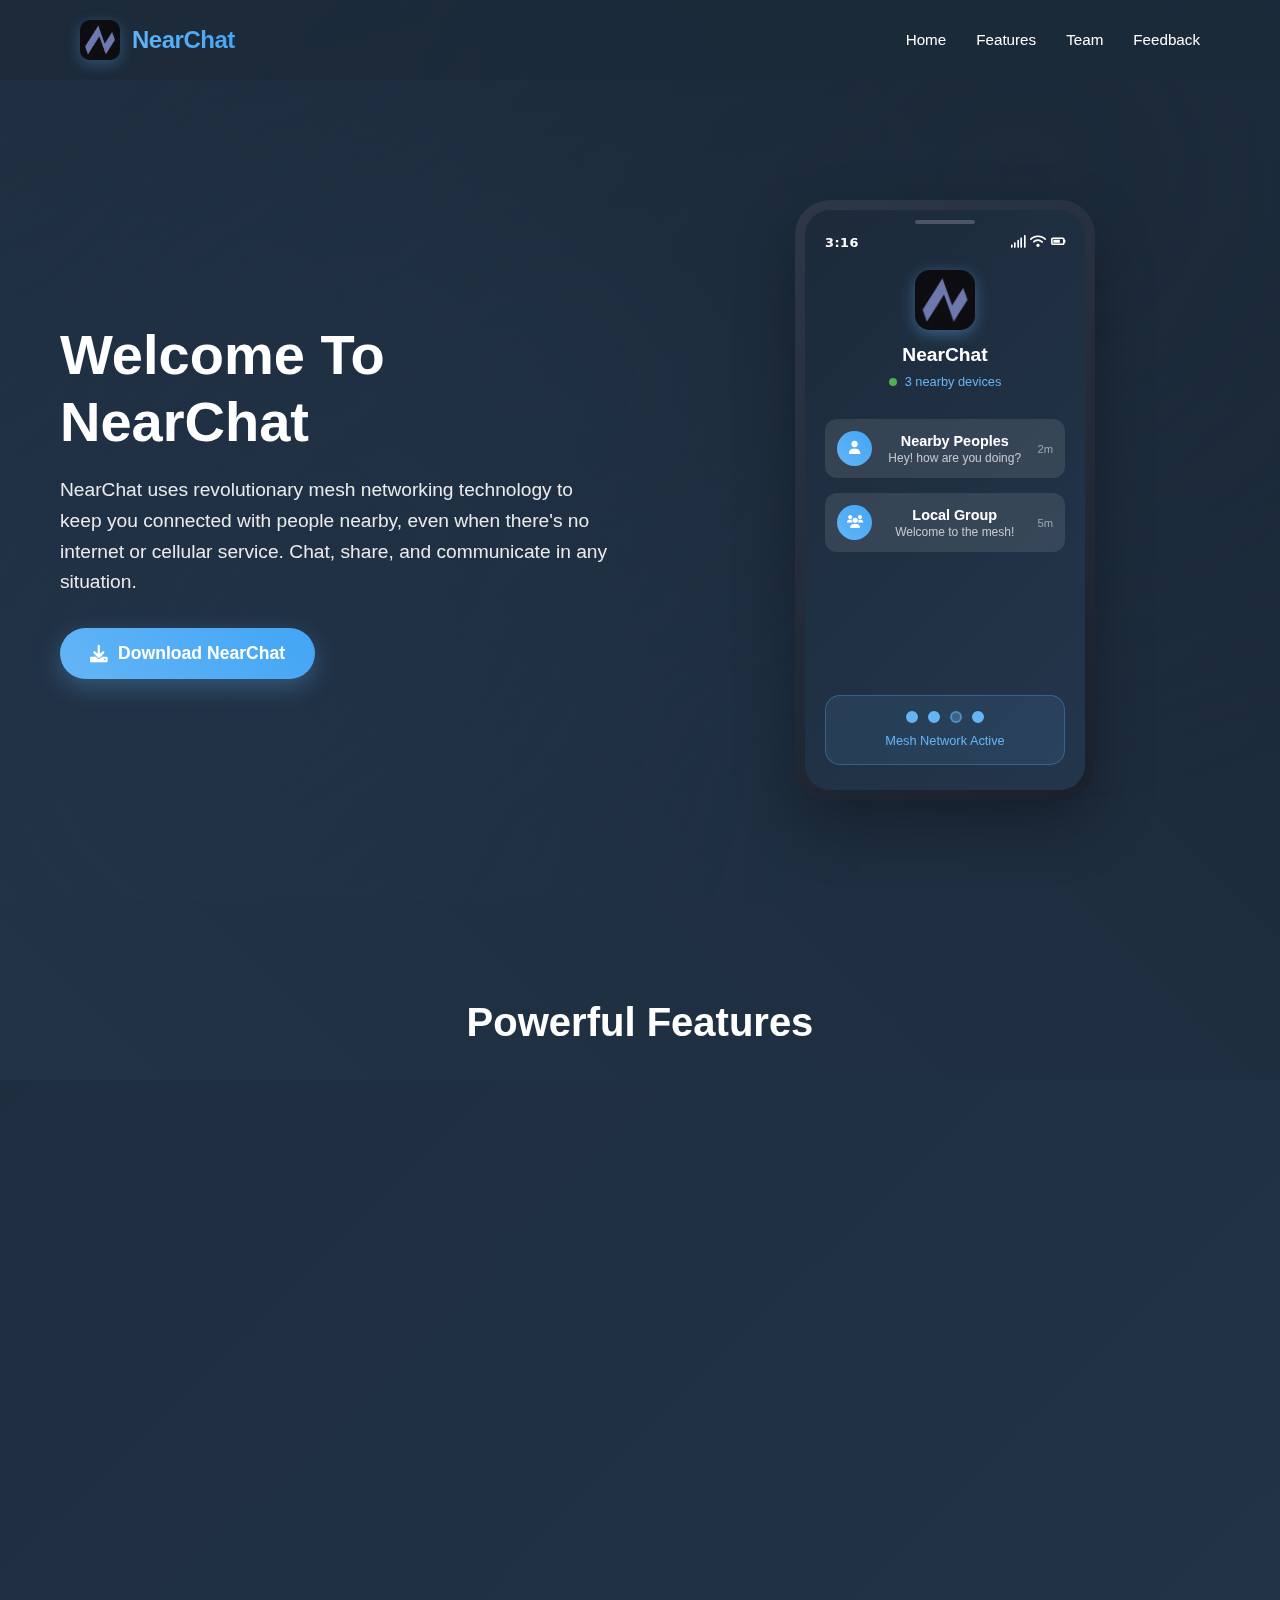
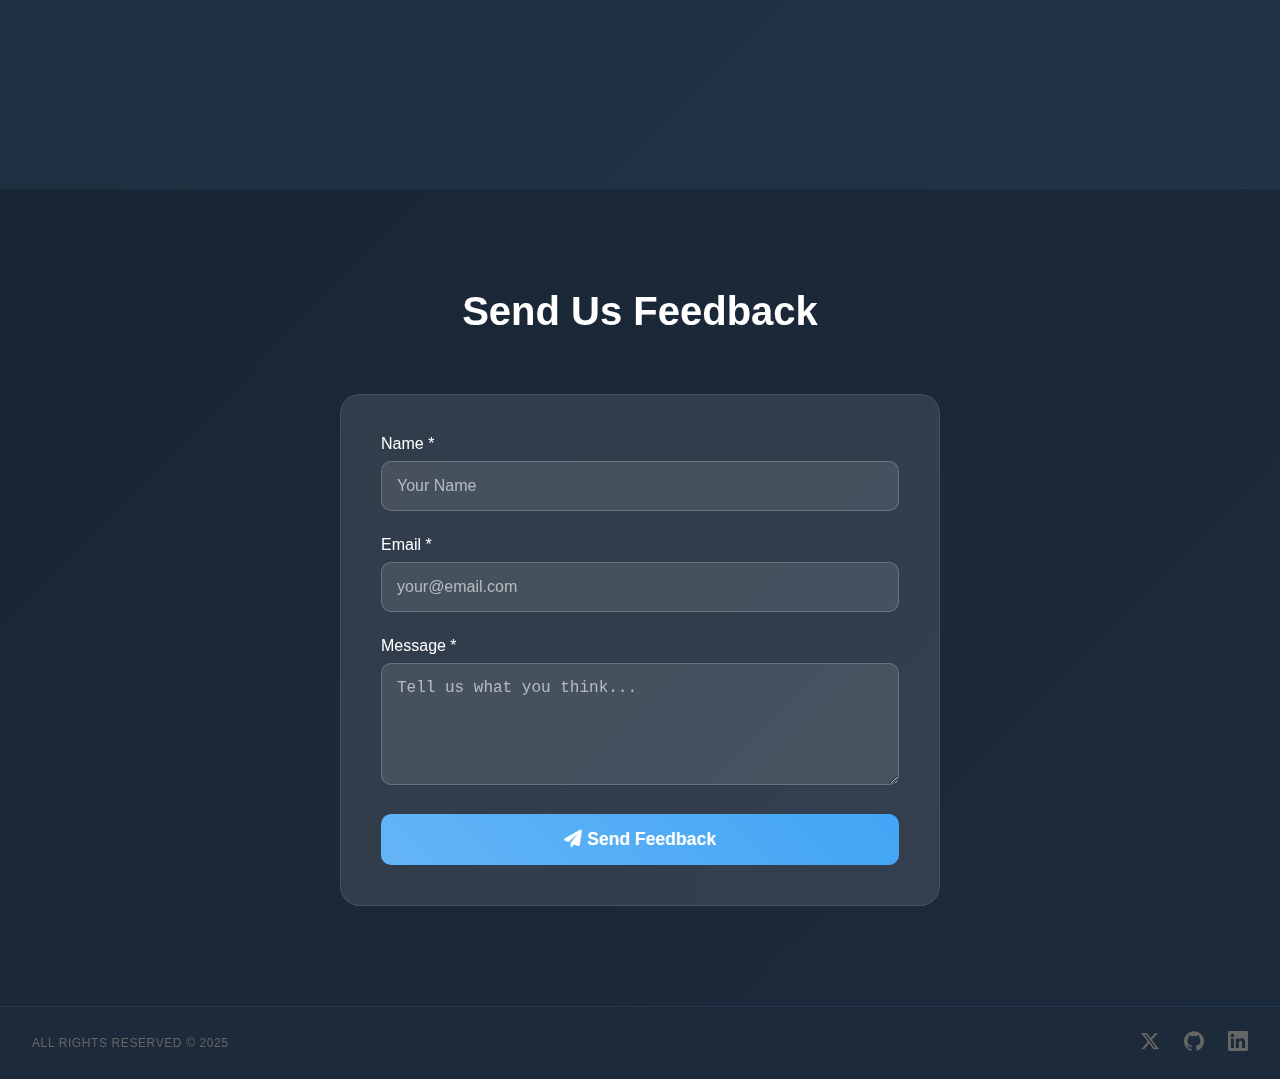
<file: index.html>
<!DOCTYPE html>
<html lang="en">
  <head>
    <meta charset="UTF-8" />
    <meta name="viewport" content="width=device-width, initial-scale=1.0" />
    <title>NearChat - Connect Without Internet</title>
    <link
      href="https://cdnjs.cloudflare.com/ajax/libs/font-awesome/6.0.0/css/all.min.css"
      rel="stylesheet"
    />
    <link rel="stylesheet" href="main.css" />
    <link rel="icon" type="image/png" href="app.png" />
  </head>
  <body>
    <!-- Floating Particles -->
    <div class="particles" id="particles"></div>

    <!-- Header -->
    <header>
      <div class="container">
        <div class="header-content">
          <div class="logo">
            <img src="image/app.png" alt="NearChat Logo" class="logo-img" />
            <h1>NearChat</h1>
          </div>
          <div class="hamburger" onclick="toggleMobileMenu()">
            <span></span>
            <span></span>
            <span></span>
          </div>
          <nav>
            <ul>
              <li><a href="#home">Home</a></li>
              <li><a href="#features">Features</a></li>
              <li><a href="team.html">Team</a></li>
              <li><a href="#feedback">Feedback</a></li>
            </ul>
          </nav>
        </div>
      </div>
    </header>

    <!-- Mobile Menu -->
    <div class="mobile-menu" id="mobile-menu">
      <div class="container">
        <ul>
          <li><a href="#home" onclick="closeMobileMenu()">Home</a></li>
          <li><a href="#features" onclick="closeMobileMenu()">Features</a></li>
          <li><a href="team.html" onclick="closeMobileMenu()">Team</a></li>
          <li><a href="#feedback" onclick="closeMobileMenu()">Feedback</a></li>
        </ul>
      </div>
    </div>

    <!-- Hero Section -->
    <section id="home" class="hero">
      <div class="container">
        <div class="hero-content">
          <div class="hero-text">
            <h2>Welcome To NearChat</h2>
            <p>
              NearChat uses revolutionary mesh networking technology to keep you
              connected with people nearby, even when there's no internet or
              cellular service. Chat, share, and communicate in any situation.
            </p>
            <a
              href="https://github.com/nearchatapk/nearchatapk.github.io/releases/download/1.0.0/Nearchat.apk"
              class="download-btn"
              onclick="downloadApp()"
            >
              <i class="fas fa-download"></i>
              Download NearChat
            </a>
          </div>
          <div class="hero-visual">
            <div class="phone-mockup">
              <div class="phone-screen">
                <div class="app-interface">
                  <div class="status-bar">
                    <span class="time">9:41</span>
                    <div class="status-icons">
                      <i class="fas fa-signal"></i>
                      <i class="fas fa-wifi"></i>
                      <i class="fas fa-battery-three-quarters"></i>
                    </div>
                  </div>
                  <div class="app-header">
                    <img src="image/app.png" alt="NearChat" class="app-logo" />
                    <h3>NearChat</h3>
                    <div class="connection-status">
                      <div class="status-dot"></div>
                      <span>3 nearby devices</span>
                    </div>
                  </div>
                  <div class="chat-preview">
                    <div class="chat-item">
                      <div class="chat-avatar">
                        <i class="fas fa-user"></i>
                      </div>
                      <div class="chat-info">
                        <div class="chat-name">Nearby Peoples</div>
                        <div class="chat-message">Hey! how are you doing?</div>
                      </div>
                      <div class="chat-time">2m</div>
                    </div>
                    <div class="chat-item">
                      <div class="chat-avatar">
                        <i class="fas fa-users"></i>
                      </div>
                      <div class="chat-info">
                        <div class="chat-name">Local Group</div>
                        <div class="chat-message">Welcome to the mesh!</div>
                      </div>
                      <div class="chat-time">5m</div>
                    </div>
                  </div>
                  <div class="mesh-indicator">
                    <div class="mesh-nodes">
                      <div class="node active"></div>
                      <div class="node active"></div>
                      <div class="node"></div>
                      <div class="node active"></div>
                    </div>
                    <span class="mesh-text">Mesh Network Active</span>
                  </div>
                </div>
              </div>
            </div>
          </div>
        </div>
      </div>
    </section>

    <!-- Features Section -->
    <section id="features" class="features">
      <div class="container">
        <h2 class="section-title">Powerful Features</h2>
        <div class="features-grid">
          <div class="feature-card">
            <div class="feature-icon">
              <i class="fas fa-wifi"></i>
            </div>
            <h3>Mesh Networking</h3>
            <p>
              Create a network with nearby devices without internet or cellular
              connection. Messages hop through multiple devices to reach their
              destination.
            </p>
          </div>
          <div class="feature-card">
            <div class="feature-icon">
              <i class="fas fa-shield-alt"></i>
            </div>
            <h3>End-to-End Encrypted</h3>
            <p>
              Your messages are secured with military-grade encryption, ensuring
              privacy and security in all communications.
            </p>
          </div>
          <div class="feature-card">
            <div class="feature-icon">
              <i class="fas fa-users"></i>
            </div>
            <h3>Group Conversations</h3>
            <p>
              Create group chats with people in your mesh network. Perfect for
              events, emergencies, or just staying connected.
            </p>
          </div>
          <div class="feature-card">
            <div class="feature-icon">
              <i class="fas fa-paper-plane"></i>
            </div>
            <h3>Instant Delivery</h3>
            <p>
              Messages are delivered instantly through the mesh network, with
              smart routing to find the best path to recipients.
            </p>
          </div>
          <div class="feature-card">
            <div class="feature-icon">
              <i class="fas fa-battery-full"></i>
            </div>
            <h3>Battery Optimized</h3>
            <p>
              Designed to minimize battery usage while maintaining strong
              connections with nearby devices.
            </p>
          </div>
          <div class="feature-card">
            <div class="feature-icon">
              <i class="fas fa-globe"></i>
            </div>
            <h3>Works Anywhere</h3>
            <p>
              Perfect for remote areas, natural disasters, large events, or
              anywhere traditional networks fail.
            </p>
          </div>
        </div>
      </div>
    </section>

    <!-- Feedback Section -->
    <section id="feedback" class="feedback">
      <div class="container">
        <h2 class="section-title">Send Us Feedback</h2>
        <form class="feedback-form" onsubmit="submitFeedback(event)">
          <div class="form-group">
            <label for="name">Name *</label>
            <input
              type="text"
              id="name"
              name="name"
              placeholder="Your Name"
              required
            />
          </div>
          <div class="form-group">
            <label for="email">Email *</label>
            <input
              type="email"
              id="email"
              name="email"
              placeholder="your@email.com"
              required
            />
          </div>
          <div class="form-group">
            <label for="message">Message *</label>
            <textarea
              id="message"
              name="message"
              rows="5"
              placeholder="Tell us what you think..."
              required
            ></textarea>
          </div>
          <button type="submit" class="submit-btn">
            <i class="fas fa-paper-plane"></i>
            Send Feedback
          </button>
        </form>
      </div>
    </section>

    <!-- Footer -->
    <footer>
      <div class="footer-text">ALL RIGHTS RESERVED © 2025</div>
      <div class="footer-icons">
        <a href="#" aria-label="X (Twitter)">
          <svg viewBox="0 0 24 24" xmlns="http://www.w3.org/2000/svg">
            <path
              d="M18.244 2.25h3.308l-7.227 8.26 8.502 11.24H16.17l-5.214-6.817L4.99 21.75H1.68l7.73-8.835L1.254 2.25H8.08l4.713 6.231zm-1.161 17.52h1.833L7.084 4.126H5.117z"
            />
          </svg>
        </a>
        <a href="#" aria-label="GitHub">
          <svg viewBox="0 0 24 24" xmlns="http://www.w3.org/2000/svg">
            <path
              d="M12 .297c-6.63 0-12 5.373-12 12 0 5.303 3.438 9.8 8.205 11.385.6.113.82-.258.82-.577 0-.285-.01-1.04-.015-2.04-3.338.724-4.042-1.61-4.042-1.61C4.422 18.07 3.633 17.7 3.633 17.7c-1.087-.744.084-.729.084-.729 1.205.084 1.838 1.236 1.838 1.236 1.07 1.835 2.809 1.305 3.495.998.108-.776.417-1.305.76-1.605-2.665-.3-5.466-1.332-5.466-5.93 0-1.31.465-2.38 1.235-3.22-.135-.303-.54-1.523.105-3.176 0 0 1.005-.322 3.3 1.23.96-.267 1.98-.399 3-.405 1.02.006 2.04.138 3 .405 2.28-1.552 3.285-1.23 3.285-1.23.645 1.653.24 2.873.12 3.176.765.84 1.23 1.91 1.23 3.22 0 4.61-2.805 5.625-5.475 5.92.42.36.81 1.096.81 2.22 0 1.606-.015 2.896-.015 3.286 0 .315.21.69.825.57C20.565 22.092 24 17.592 24 12.297c0-6.627-5.373-12-12-12"
            />
          </svg>
        </a>

        <a href="#" aria-label="LinkedIn">
          <svg viewBox="0 0 24 24" xmlns="http://www.w3.org/2000/svg">
            <path
              d="M20.447 20.452h-3.554v-5.569c0-1.328-.027-3.037-1.852-3.037-1.853 0-2.136 1.445-2.136 2.939v5.667H9.351V9h3.414v1.561h.046c.477-.9 1.637-1.85 3.37-1.85 3.601 0 4.267 2.37 4.267 5.455v6.286zM5.337 7.433c-1.144 0-2.063-.926-2.063-2.065 0-1.138.92-2.063 2.063-2.063 1.14 0 2.064.925 2.064 2.063 0 1.139-.925 2.065-2.064 2.065zm1.782 13.019H3.555V9h3.564v11.452zM22.225 0H1.771C.792 0 0 .774 0 1.729v20.542C0 23.227.792 24 1.771 24h20.451C23.2 24 24 23.227 24 22.271V1.729C24 .774 23.2 0 22.222 0h.003z"
            />
          </svg>
        </a>
      </div>
    </footer>

    <!-- Modal -->
    <div id="modal" class="modal">
      <div class="modal-content">
        <h3 id="modal-title">Thank You!</h3>
        <p id="modal-message">Your feedback has been sent successfully.</p>
        <button class="modal-close" onclick="closeModal()">Close</button>
      </div>
    </div>

    <script src="main.js"></script>
  </body>
</html>
</file>
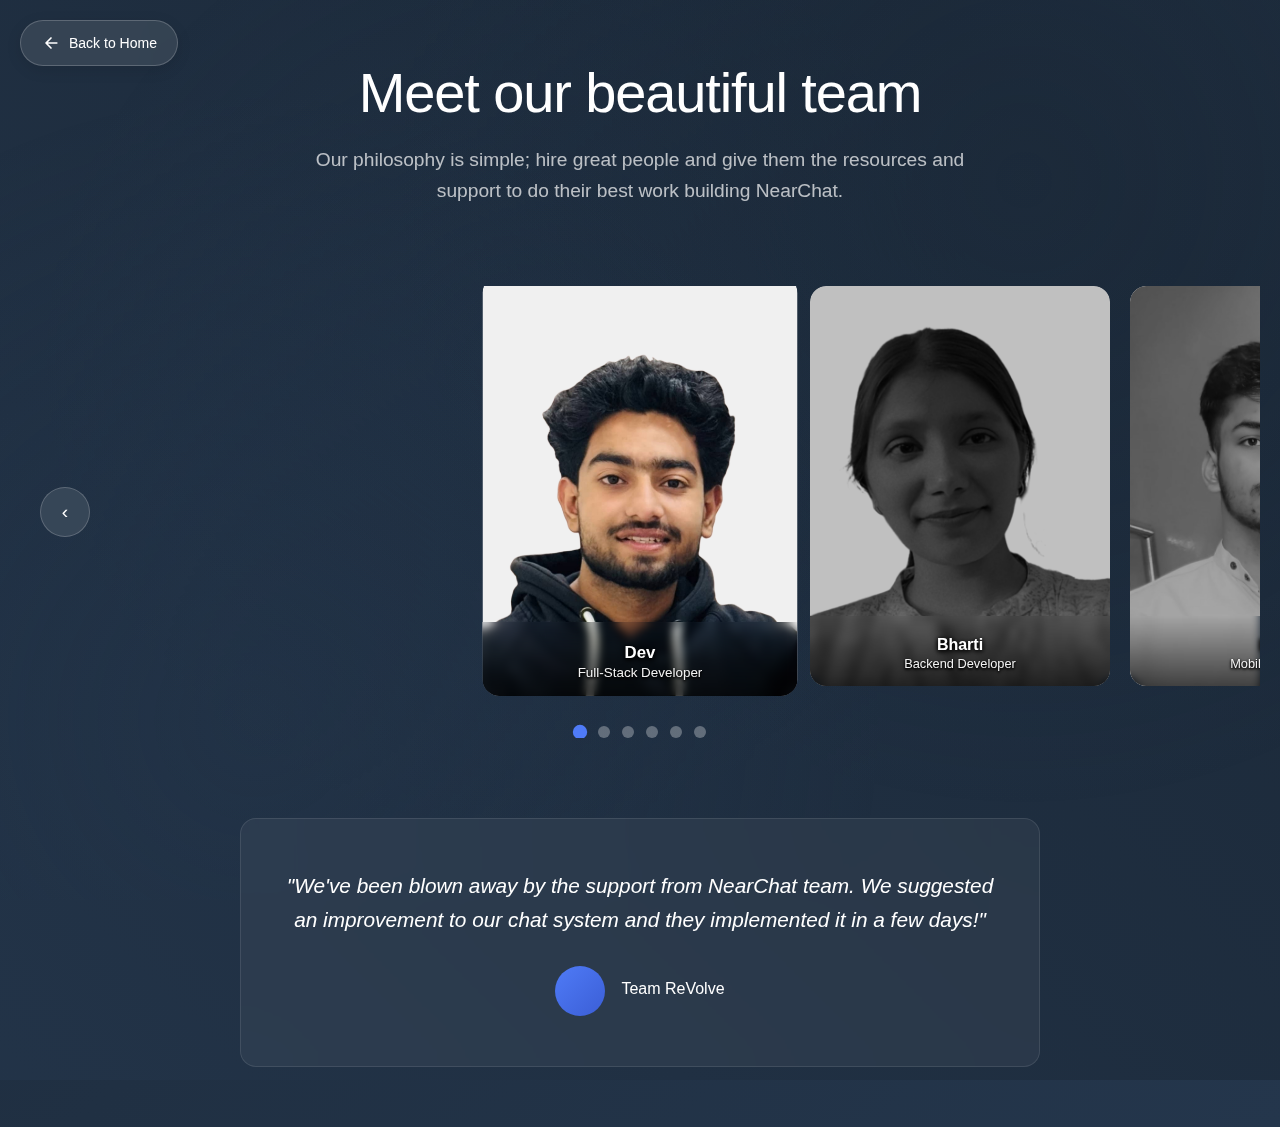
<file: team.html>
<!DOCTYPE html>
<html lang="en">
  <head>
    <meta charset="UTF-8" />
    <meta name="viewport" content="width=device-width, initial-scale=1.0" />
    <title>Meet Our Team - NearChat</title>
    <link rel="stylesheet" href="team.css" />
  </head>
  <body>
    <!-- Back Button -->
    <div class="back-button-container">
      <button class="back-button" onclick="goHome()">
        <svg
          width="20"
          height="20"
          viewBox="0 0 24 24"
          fill="none"
          stroke="currentColor"
          stroke-width="2"
          stroke-linecap="round"
          stroke-linejoin="round"
        >
          <path d="M19 12H6m0 0l6 6m-6-6l6-6" />
        </svg>
        <span>Back to Home</span>
      </button>
    </div>

    <div class="container">
      <div class="header">
        <h1>Meet our beautiful team</h1>
        <p>
          Our philosophy is simple; hire great people and give them the
          resources and support to do their best work building NearChat.
        </p>
      </div>

      <div class="team-carousel-container">
        <button class="carousel-nav prev" onclick="prevSlide()">‹</button>
        <button class="carousel-nav next" onclick="nextSlide()">›</button>

        <div class="team-carousel" id="teamCarousel">
          <div class="team-slide active">
            <div class="team-member">
              <div class="member-photo">
                <img
                  src="image/dev.png"
                  alt="Dev"
                  onerror="this.style.display='none'; this.nextElementSibling.style.display='flex';"
                />
                <div class="photo-placeholder dev" style="display: none">D</div>
              </div>
              <div class="member-overlay">
                <h3 class="member-name">Dev</h3>
                <p class="member-role">Full-Stack Developer</p>
              </div>
            </div>
          </div>

          <div class="team-slide">
            <div class="team-member">
              <div class="member-photo">
                <img
                  src="image/bharti.png"
                  alt="Bharti"
                  onerror="this.style.display='none'; this.nextElementSibling.style.display='flex';"
                />
                <div class="photo-placeholder bharti" style="display: none">
                  B
                </div>
              </div>
              <div class="member-overlay">
                <h3 class="member-name">Bharti</h3>
                <p class="member-role">Backend Developer</p>
              </div>
            </div>
          </div>

          <div class="team-slide">
            <div class="team-member">
              <div class="member-photo">
                <img
                  src="image/ishan.png"
                  alt="Ishan"
                  onerror="this.style.display='none'; this.nextElementSibling.style.display='flex';"
                />
                <div class="photo-placeholder ishan" style="display: none">
                  I
                </div>
              </div>
              <div class="member-overlay">
                <h3 class="member-name">Ishan</h3>
                <p class="member-role">Mobile Developer</p>
              </div>
            </div>
          </div>

          <div class="team-slide">
            <div class="team-member">
              <div class="member-photo">
                <img
                  src="image/ishika.png"
                  alt="Ishika"
                  onerror="this.style.display='none'; this.nextElementSibling.style.display='flex';"
                />
                <div class="photo-placeholder ishika" style="display: none">
                  I
                </div>
              </div>
              <div class="member-overlay">
                <h3 class="member-name">Ishika</h3>
                <p class="member-role">Frontend Developer</p>
              </div>
            </div>
          </div>

          <div class="team-slide">
            <div class="team-member">
              <div class="member-photo">
                <img
                  src="image/altamash.jpg"
                  alt="Altamash"
                  onerror="this.style.display='none'; this.nextElementSibling.style.display='flex';"
                />
                <div class="photo-placeholder altamash" style="display: none">
                  A
                </div>
              </div>
              <div class="member-overlay">
                <h3 class="member-name">Altamash</h3>
                <p class="member-role">DevOps Engineer</p>
              </div>
            </div>
          </div>

          <div class="team-slide">
            <div class="team-member">
              <div class="member-photo">
                <img
                  src="image/aarav.png"
                  alt="Aarav"
                  onerror="this.style.display='none'; this.nextElementSibling.style.display='flex';"
                />
                <div class="photo-placeholder aarav" style="display: none">
                  A
                </div>
              </div>
              <div class="member-overlay">
                <h3 class="member-name">Aarav</h3>
                <p class="member-role">Team Leader</p>
              </div>
            </div>
          </div>
        </div>

        <div class="carousel-dots">
          <div class="dot active" onclick="currentSlide(1)"></div>
          <div class="dot" onclick="currentSlide(2)"></div>
          <div class="dot" onclick="currentSlide(3)"></div>
          <div class="dot" onclick="currentSlide(4)"></div>
          <div class="dot" onclick="currentSlide(5)"></div>
          <div class="dot" onclick="currentSlide(6)"></div>
        </div>
      </div>

      <div class="testimonial">
        <p class="testimonial-text">
          "We've been blown away by the support from NearChat team. We suggested
          an improvement to our chat system and they implemented it in a few
          days!"
        </p>
        <div class="testimonial-author">
          <div class="author-avatar"></div>
          <div class="author-info">
            <h4>Team ReVolve</h4>
          </div>
        </div>
      </div>
    </div>

    <script src="team.js"></script>
  </body>
</html>
</file>
<file: main.css>
* {
  margin: 0;
  padding: 0;
  box-sizing: border-box;
}

body {
  font-family: "Segoe UI", Tahoma, Geneva, Verdana, sans-serif;
  background: linear-gradient(135deg, #1c2a3a 0%, #24364c 100%);
  color: #ffffff;
  overflow-x: hidden;
}

.container {
  max-width: 1200px;
  margin: 0 auto;
  padding: 0 20px;
}

/* Live Animated Background */
body::before {
  content: "";
  position: fixed;
  top: 0;
  left: 0;
  width: 120%;
  height: 120%;
  background: linear-gradient(
    45deg,
    #1c2a3a 0%,
    #24364c 25%,
    #1c2a3a 50%,
    #24364c 75%,
    #1c2a3a 100%
  );
  background-size: 400% 400%;
  z-index: -2;
  animation: liveGradient 8s ease infinite;
}

body::after {
  content: "";
  position: fixed;
  top: 0;
  left: 0;
  width: 100%;
  height: 100%;
  background: radial-gradient(
      circle at 20% 80%,
      rgba(36, 54, 76, 0.3) 0%,
      transparent 50%
    ),
    radial-gradient(
      circle at 80% 20%,
      rgba(28, 42, 58, 0.3) 0%,
      transparent 50%
    ),
    radial-gradient(
      circle at 40% 40%,
      rgba(36, 54, 76, 0.2) 0%,
      transparent 50%
    );
  z-index: -1;
  animation: floatingOrbs 12s ease-in-out infinite;
}

@keyframes liveGradient {
  0% {
    background-position: 0% 50%;
  }
  50% {
    background-position: 100% 50%;
  }
  100% {
    background-position: 0% 50%;
  }
}

@keyframes floatingOrbs {
  0%,
  100% {
    transform: scale(1) rotate(0deg);
  }
  33% {
    transform: scale(1.1) rotate(120deg);
  }
  66% {
    transform: scale(0.9) rotate(240deg);
  }
}

/* Header */
/* Header */
header {
  padding: 8px 0px;
  position: fixed;
  width: 100%;
  top: 0px;
  background: rgba(28, 42, 58, 0.9);
  backdrop-filter: blur(10px);
  z-index: 1000;
  transition: all 0.3s ease;
}

.header-content {
  display: flex;
  justify-content: space-between;
  align-items: center;
  padding: 12px 20px; /* Minimal edge padding - adjust to 10px or 15px for even closer to edges */
  width: 100%;
  box-sizing: border-box;
}

.logo {
  display: flex;
  align-items: center;
  gap: 12px;
}

.logo-img {
  width: 40px;
  height: 40px;
  border-radius: 10px;
  animation: logoFloat 3s ease-in-out infinite;
  object-fit: cover;
  box-shadow: 0 4px 15px rgba(100, 181, 246, 0.3);
}

@keyframes logoFloat {
  0%,
  100% {
    transform: translateY(0px);
  }
  50% {
    transform: translateY(-5px);
  }
}

.logo h1 {
  font-size: 1.5rem;
  font-weight: 700;
  background: linear-gradient(45deg, #64b5f6, #42a5f5);
  -webkit-background-clip: text;
  -webkit-text-fill-color: transparent;
  background-clip: text;
  margin: 0; /* Remove default margin */
}

nav ul {
  display: flex;
  list-style: none;
  gap: 30px;
  margin: 0;
  padding: 0;
}

nav a {
  color: #ffffff;
  text-decoration: none;
  font-weight: 500;
  transition: all 0.3s ease;
  position: relative;
  font-size: 0.95rem;
}

nav a::after {
  content: "";
  position: absolute;
  bottom: -5px;
  left: 0;
  width: 0;
  height: 2px;
  background: #64b5f6;
  transition: width 0.3s ease;
}

nav a:hover::after {
  width: 100%;
}

/* Hamburger Menu */
.hamburger {
  display: none;
  flex-direction: column;
  cursor: pointer;
  padding: 5px;
}

.hamburger span {
  width: 25px;
  height: 3px;
  background: #ffffff;
  margin: 3px 0;
  transition: all 0.3s ease;
  border-radius: 2px;
}

.hamburger.active span:nth-child(1) {
  transform: rotate(45deg) translate(5px, 5px);
}

.hamburger.active span:nth-child(2) {
  opacity: 0;
}

.hamburger.active span:nth-child(3) {
  transform: rotate(-45deg) translate(7px, -6px);
}

.mobile-menu {
  display: none;
  position: fixed;
  top: 90px;
  left: 0;
  width: 100%;
  background: rgba(28, 42, 58, 0.95);
  backdrop-filter: blur(10px);
  z-index: 999;
  padding: 20px 0;
}

.mobile-menu ul {
  flex-direction: column;
  align-items: center;
  gap: 20px;
}

.mobile-menu.active {
  display: block;
  animation: slideDown 0.3s ease;
}

@keyframes slideDown {
  from {
    opacity: 0;
    transform: translateY(-10px);
  }
  to {
    opacity: 1;
    transform: translateY(0);
  }
}

/* Hero Section */
.hero {
  min-height: 100vh;
  display: flex;
  align-items: center;
  padding-top: 100px;
  position: relative;
}

.hero-content {
  display: grid;
  grid-template-columns: 1fr 1fr;
  gap: 60px;
  align-items: center;
}

.hero-text {
  animation: fadeInLeft 1s ease-out;
}

@keyframes fadeInLeft {
  from {
    opacity: 0;
    transform: translateX(-50px);
  }
  to {
    opacity: 1;
    transform: translateX(0);
  }
}

.hero h2 {
  font-size: 3.5rem;
  font-weight: 800;
  margin-bottom: 20px;
  line-height: 1.2;
}

.hero p {
  font-size: 1.2rem;
  margin-bottom: 30px;
  opacity: 0.9;
  line-height: 1.6;
}

.download-btn {
  display: inline-flex;
  align-items: center;
  gap: 10px;
  background: linear-gradient(45deg, #64b5f6, #42a5f5);
  color: white;
  padding: 15px 30px;
  border: none;
  border-radius: 50px;
  font-size: 1.1rem;
  font-weight: 600;
  cursor: pointer;
  text-decoration: none;
  transition: all 0.3s ease;
  box-shadow: 0 8px 25px rgba(100, 181, 246, 0.3);
}

.download-btn:hover {
  transform: translateY(-3px);
  box-shadow: 0 15px 35px rgba(100, 181, 246, 0.4);
  background: linear-gradient(45deg, #42a5f5, #1e88e5);
}

.hero-visual {
  text-align: center;
  animation: fadeInRight 1s ease-out;
}

@keyframes fadeInRight {
  from {
    opacity: 0;
    transform: translateX(50px);
  }
  to {
    opacity: 1;
    transform: translateX(0);
  }
}

.phone-mockup {
  width: 300px;
  height: 600px;
  background: linear-gradient(145deg, #2d3748, #1a202c);
  border-radius: 35px;
  padding: 10px;
  box-shadow: 0 25px 60px rgba(0, 0, 0, 0.3);
  position: relative;
  margin: 0 auto;
  animation: phoneFloat 4s ease-in-out infinite;
}

@keyframes phoneFloat {
  0%,
  100% {
    transform: translateY(0px) rotateY(0deg);
  }
  50% {
    transform: translateY(-10px) rotateY(5deg);
  }
}

.phone-screen {
  width: 100%;
  height: 100%;
  background: linear-gradient(135deg, #1c2a3a, #24364c);
  border-radius: 25px;
  position: relative;
  overflow: hidden;
}

.phone-screen::before {
  content: "";
  position: absolute;
  top: 10px;
  left: 50%;
  transform: translateX(-50%);
  width: 60px;
  height: 4px;
  background: #4a5568;
  border-radius: 2px;
}

/* App Interface */
.app-interface {
  padding: 25px 20px;
  height: 100%;
  display: flex;
  flex-direction: column;
}

.status-bar {
  display: flex;
  justify-content: space-between;
  align-items: center;
  font-size: 0.8rem;
  margin-bottom: 20px;
  color: #ffffff;
  font-weight: 600;
}

.time {
  font-family: -apple-system, BlinkMacSystemFont, "Segoe UI", system-ui;
  letter-spacing: 0.5px;
}

.status-icons {
  display: flex;
  gap: 5px;
}

.app-header {
  text-align: center;
  margin-bottom: 30px;
}

.app-logo {
  width: 60px;
  height: 60px;
  border-radius: 15px;
  object-fit: cover;
  margin-bottom: 10px;
  box-shadow: 0 4px 15px rgba(100, 181, 246, 0.4);
  animation: appLogoGlow 2s ease-in-out infinite alternate;
}

@keyframes appLogoGlow {
  0% {
    box-shadow: 0 4px 15px rgba(100, 181, 246, 0.4);
  }
  100% {
    box-shadow: 0 6px 20px rgba(100, 181, 246, 0.6);
  }
}

.app-header h3 {
  font-size: 1.2rem;
  margin-bottom: 8px;
}

.connection-status {
  display: flex;
  align-items: center;
  justify-content: center;
  gap: 8px;
  font-size: 0.8rem;
  color: #64b5f6;
}

.status-dot {
  width: 8px;
  height: 8px;
  background: #4caf50;
  border-radius: 50%;
  animation: pulse 2s infinite;
}

@keyframes pulse {
  0% {
    box-shadow: 0 0 0 0 rgba(76, 175, 80, 0.7);
  }
  70% {
    box-shadow: 0 0 0 10px rgba(76, 175, 80, 0);
  }
  100% {
    box-shadow: 0 0 0 0 rgba(76, 175, 80, 0);
  }
}

.chat-preview {
  flex: 1;
  display: flex;
  flex-direction: column;
  gap: 15px;
  margin-bottom: 20px;
}

.chat-item {
  display: flex;
  align-items: center;
  gap: 12px;
  padding: 12px;
  background: rgba(255, 255, 255, 0.1);
  border-radius: 12px;
  backdrop-filter: blur(5px);
}

.chat-avatar {
  width: 35px;
  height: 35px;
  background: linear-gradient(45deg, #64b5f6, #42a5f5);
  border-radius: 50%;
  display: flex;
  align-items: center;
  justify-content: center;
  font-size: 0.8rem;
}

.chat-info {
  flex: 1;
}

.chat-name {
  font-size: 0.9rem;
  font-weight: 600;
  margin-bottom: 2px;
}

.chat-message {
  font-size: 0.75rem;
  opacity: 0.7;
}

.chat-time {
  font-size: 0.7rem;
  opacity: 0.5;
}

.mesh-indicator {
  text-align: center;
  padding: 15px;
  background: rgba(100, 181, 246, 0.1);
  border-radius: 15px;
  border: 1px solid rgba(100, 181, 246, 0.3);
}

.mesh-nodes {
  display: flex;
  justify-content: center;
  gap: 10px;
  margin-bottom: 8px;
}

.node {
  width: 12px;
  height: 12px;
  border-radius: 50%;
  background: rgba(100, 181, 246, 0.3);
  border: 2px solid rgba(100, 181, 246, 0.5);
}

.node.active {
  background: #64b5f6;
  border-color: #64b5f6;
  animation: nodeActivity 3s ease-in-out infinite;
}

@keyframes nodeActivity {
  0%,
  100% {
    transform: scale(1);
    opacity: 1;
  }
  50% {
    transform: scale(1.2);
    opacity: 0.8;
  }
}

.mesh-text {
  font-size: 0.8rem;
  color: #64b5f6;
  font-weight: 500;
}

/* Features Section */
.features {
  padding: 100px 0;
}

.section-title {
  text-align: center;
  font-size: 2.5rem;
  font-weight: 700;
  margin-bottom: 60px;
  animation: fadeInUp 1s ease-out;
}

@keyframes fadeInUp {
  from {
    opacity: 0;
    transform: translateY(30px);
  }
  to {
    opacity: 1;
    transform: translateY(0);
  }
}

.features-grid {
  display: grid;
  grid-template-columns: repeat(auto-fit, minmax(300px, 1fr));
  gap: 40px;
}

.feature-card {
  background: rgba(255, 255, 255, 0.1);
  backdrop-filter: blur(10px);
  border-radius: 20px;
  padding: 40px;
  text-align: center;
  transition: all 0.3s ease;
  border: 1px solid rgba(255, 255, 255, 0.1);
}

.feature-card:hover {
  transform: translateY(-10px);
  box-shadow: 0 20px 40px rgba(0, 0, 0, 0.3);
  background: rgba(255, 255, 255, 0.15);
}

.feature-icon {
  font-size: 3rem;
  color: #64b5f6;
  margin-bottom: 20px;
}

.feature-card h3 {
  font-size: 1.5rem;
  font-weight: 600;
  margin-bottom: 15px;
}

/* Feedback Section */
.feedback {
  padding: 100px 0;
  background: rgba(0, 0, 0, 0.2);
}

.feedback-form {
  max-width: 600px;
  margin: 0 auto;
  background: rgba(255, 255, 255, 0.1);
  backdrop-filter: blur(10px);
  border-radius: 20px;
  padding: 40px;
  border: 1px solid rgba(255, 255, 255, 0.1);
}

.form-group {
  margin-bottom: 25px;
}

.form-group label {
  display: block;
  margin-bottom: 8px;
  font-weight: 500;
}

.form-group input,
.form-group textarea {
  width: 100%;
  padding: 15px;
  border: 1px solid rgba(255, 255, 255, 0.2);
  border-radius: 10px;
  background: rgba(255, 255, 255, 0.1);
  color: #ffffff;
  font-size: 1rem;
  transition: all 0.3s ease;
}

.form-group input:focus,
.form-group textarea:focus {
  outline: none;
  border-color: #64b5f6;
  box-shadow: 0 0 20px rgba(100, 181, 246, 0.3);
}

.form-group input::placeholder,
.form-group textarea::placeholder {
  color: rgba(255, 255, 255, 0.6);
}

.submit-btn {
  width: 100%;
  background: linear-gradient(45deg, #64b5f6, #42a5f5);
  color: white;
  padding: 15px;
  border: none;
  border-radius: 10px;
  font-size: 1.1rem;
  font-weight: 600;
  cursor: pointer;
  transition: all 0.3s ease;
}

.submit-btn:hover {
  background: linear-gradient(45deg, #42a5f5, #1e88e5);
  transform: translateY(-2px);
}

/* Modal */
.modal {
  display: none;
  position: fixed;
  top: 0;
  left: 0;
  width: 100%;
  height: 100%;
  background: rgba(0, 0, 0, 0.8);
  z-index: 10000;
  justify-content: center;
  align-items: center;
}

.modal-content {
  background: linear-gradient(135deg, #1c2a3a, #24364c);
  padding: 40px;
  border-radius: 20px;
  text-align: center;
  max-width: 400px;
  width: 90%;
  animation: modalSlideIn 0.3s ease-out;
}

@keyframes modalSlideIn {
  from {
    opacity: 0;
    transform: scale(0.8);
  }
  to {
    opacity: 1;
    transform: scale(1);
  }
}

.modal-close {
  background: #64b5f6;
  color: white;
  border: none;
  padding: 10px 20px;
  border-radius: 5px;
  cursor: pointer;
  margin-top: 20px;
}

/* Footer */
footer {
  padding: 30px 0;
  text-align: center;
  border-top: 1px solid rgba(255, 255, 255, 0.1);
  background: rgba(0, 0, 0, 0.3);
}

/* Floating particles animation */
.particles {
  position: absolute;
  top: 0;
  left: 0;
  width: 100%;
  height: 100%;
  overflow: hidden;
  z-index: -1;
}

.particle {
  position: absolute;
  background: rgba(100, 181, 246, 0.1);
  border-radius: 50%;
  animation: float 15s infinite ease-in-out;
}

@keyframes float {
  0%,
  100% {
    transform: translateY(0px) rotate(0deg);
    opacity: 0;
  }
  10% {
    opacity: 1;
  }
  90% {
    opacity: 1;
  }
  100% {
    transform: translateY(-100vh) rotate(360deg);
    opacity: 0;
  }
}

/* Mobile Responsive */
@media (max-width: 768px) {
  .hamburger {
    display: flex;
  }

  nav {
    display: none;
  }

  .hero-content {
    grid-template-columns: 1fr;
    text-align: center;
    gap: 40px;
  }

  .hero h2 {
    font-size: 2.5rem;
  }

  .phone-mockup {
    width: 250px;
    height: 500px;
    padding: 8px;
  }

  nav ul {
    display: none;
  }

  .header-content {
    justify-content: space-between;
    align-items: center;
  }

  .features-grid {
    grid-template-columns: 1fr;
  }

  .container {
    padding: 0 15px;
  }

  .logo h1 {
    font-size: 1.5rem;
  }

  .logo-img {
    width: 40px;
    height: 40px;
  }

  .app-logo {
    width: 50px;
    height: 50px;
  }

  .mobile-menu ul {
    display: flex;
    flex-direction: column;
    align-items: center;
    gap: 20px;
    list-style: none;
  }

  .mobile-menu a {
    color: #ffffff;
    text-decoration: none;
    font-weight: 500;
    font-size: 1.1rem;
    padding: 10px 20px;
    border-radius: 8px;
    transition: all 0.3s ease;
    display: block;
    text-align: center;
  }

  .mobile-menu a:hover {
    background: rgba(100, 181, 246, 0.2);
    color: #64b5f6;
  }
}

footer {
  padding: 2rem;
  text-align: center;
}

h1 {
  font-size: 3rem;
  font-weight: 600;
  letter-spacing: -0.02em;
}

main {
  flex: 1;
  display: flex;
  align-items: center;
  justify-content: center;
}

footer {
  background-color: #1c2a3a;
  border-top: 1px solid #24364c;
  padding: 1.5rem 2rem;
  display: flex;
  justify-content: space-between;
  align-items: center;
}

.footer-text {
  color: #666;
  font-size: 0.75rem;
  letter-spacing: 0.05em;
  text-transform: uppercase;
}

.footer-icons {
  display: flex;
  gap: 1.5rem;
  align-items: center;
}

.footer-icons a {
  color: #666;
  text-decoration: none;
  transition: color 0.2s;
}

.footer-icons a:hover {
  color: #999;
}

.footer-icons svg {
  width: 20px;
  height: 20px;
  fill: currentColor;
}

@media (max-width: 768px) {
  footer {
    flex-direction: column;
    gap: 1rem;
    text-align: center;
  }
}
</file>
<file: team.css>
/* team.css */

* {
  margin: 0;
  padding: 0;
  box-sizing: border-box;
}

body {
  font-family: -apple-system, BlinkMacSystemFont, "Segoe UI", Roboto, Oxygen,
    Ubuntu, Cantarell, sans-serif;
  background: linear-gradient(135deg, #1c2a3a 0%, #24364c 100%);
  min-height: 100vh;
  color: white;
}

/* Live Animated Background */
body::before {
  content: "";
  position: fixed;
  top: 0;
  left: 0;
  width: 120%;
  height: 120%;
  background: linear-gradient(
    45deg,
    #1c2a3a 0%,
    #24364c 25%,
    #1c2a3a 50%,
    #24364c 75%,
    #1c2a3a 100%
  );
  background-size: 400% 400%;
  z-index: -2;
  animation: liveGradient 8s ease infinite;
}

body::after {
  content: "";
  position: fixed;
  top: 0;
  left: 0;
  width: 100%;
  height: 100%;
  background: radial-gradient(
      circle at 20% 80%,
      rgba(36, 54, 76, 0.3) 0%,
      transparent 50%
    ),
    radial-gradient(
      circle at 80% 20%,
      rgba(28, 42, 58, 0.3) 0%,
      transparent 50%
    ),
    radial-gradient(
      circle at 40% 40%,
      rgba(36, 54, 76, 0.2) 0%,
      transparent 50%
    );
  z-index: -1;
  animation: floatingOrbs 12s ease-in-out infinite;
}

@keyframes liveGradient {
  0% {
    background-position: 0% 50%;
  }
  50% {
    background-position: 100% 50%;
  }
  100% {
    background-position: 0% 50%;
  }
}

@keyframes floatingOrbs {
  0%,
  100% {
    transform: scale(1) rotate(0deg);
  }
  33% {
    transform: scale(1.1) rotate(120deg);
  }
  66% {
    transform: scale(0.9) rotate(240deg);
  }
}

@keyframes fadeInUp {
  from {
    opacity: 0;
    transform: translateY(40px);
  }
  to {
    opacity: 1;
    transform: translateY(0);
  }
}

/* Back Button Styles */
.back-button-container {
  position: fixed;
  top: 20px;
  left: 20px;
  z-index: 1000;
  animation: fadeInUp 0.6s ease-out;
}

.back-button {
  display: flex;
  align-items: center;
  gap: 8px;
  padding: 12px 20px;
  background: rgba(255, 255, 255, 0.1);
  border: 1px solid rgba(255, 255, 255, 0.2);
  border-radius: 30px;
  color: white;
  text-decoration: none;
  font-weight: 500;
  font-size: 14px;
  cursor: pointer;
  transition: all 0.3s ease;
  backdrop-filter: blur(10px);
  box-shadow: 0 4px 15px rgba(0, 0, 0, 0.1);
}

.back-button:hover {
  background: rgba(255, 255, 255, 0.15);
  border-color: rgba(255, 255, 255, 0.3);
  transform: translateX(-2px);
  box-shadow: 0 6px 20px rgba(0, 0, 0, 0.15);
}

.back-button:active {
  transform: translateX(-1px) scale(0.98);
}

.back-button svg {
  transition: transform 0.3s ease;
}

.back-button:hover svg {
  transform: translateX(-2px);
}

.container {
  max-width: 1400px;
  margin: 0 auto;
  padding: 60px 20px;
}

.header {
  text-align: center;
  margin-bottom: 80px;
  animation: fadeInUp 0.8s ease-out;
}

.header h1 {
  font-size: 3.5rem;
  font-weight: 300;
  color: white;
  margin-bottom: 20px;
  letter-spacing: -0.02em;
}

.header p {
  font-size: 1.2rem;
  color: rgba(255, 255, 255, 0.7);
  max-width: 700px;
  margin: 0 auto 40px;
  line-height: 1.6;
  font-weight: 300;
}

.cta-buttons {
  display: flex;
  gap: 20px;
  justify-content: center;
  flex-wrap: wrap;
  margin-top: 40px;
}

.btn {
  padding: 14px 28px;
  border-radius: 8px;
  text-decoration: none;
  font-weight: 400;
  transition: all 0.3s ease;
  cursor: pointer;
  border: none;
  font-size: 1rem;
  display: flex;
  align-items: center;
  gap: 8px;
}

.btn-primary {
  background: #4f7bf7;
  color: white;
}

.btn-primary:hover {
  background: #3b5ed6;
  transform: translateY(-2px);
}

.btn-secondary {
  background: transparent;
  color: white;
  border: 1px solid rgba(255, 255, 255, 0.3);
}

.btn-secondary:hover {
  background: rgba(255, 255, 255, 0.1);
  border-color: rgba(255, 255, 255, 0.5);
}

/* Team Carousel Container */
.team-carousel-container {
  position: relative;
  margin: 80px 0;
  overflow: hidden;
}

.team-carousel {
  display: flex;
  transition: transform 0.8s cubic-bezier(0.25, 0.46, 0.45, 0.94);
  gap: 0;
}

.team-slide {
  flex: 0 0 auto;
  width: 300px;
  margin: 0 10px;
  transition: all 0.8s ease;
}

.team-member {
  position: relative;
  border-radius: 16px;
  overflow: hidden;
  cursor: pointer;
  transition: all 0.6s ease;
}

.member-photo {
  width: 300px;
  height: 400px;
  background: #f0f0f0;
  position: relative;
  overflow: hidden;
  border-radius: 16px;
  transition: all 0.6s ease;
}

.member-photo img {
  width: 100%;
  height: 100%;
  object-fit: cover;
  transition: all 0.6s ease;
  filter: grayscale(100%) brightness(0.7);
}

/* Active slide styling */
.team-slide.active .member-photo img {
  filter: grayscale(0%) brightness(1);
  transform: scale(1.02);
}

.team-slide.active {
  transform: scale(1.05);
  z-index: 10;
}

/* Placeholder gradients for photos */
.photo-placeholder {
  width: 100%;
  height: 100%;
  display: flex;
  align-items: center;
  justify-content: center;
  font-size: 4rem;
  font-weight: 300;
  color: white;
  transition: all 0.6s ease;
  filter: grayscale(100%) brightness(0.7);
}

.team-slide.active .photo-placeholder {
  filter: grayscale(0%) brightness(1);
}

.photo-placeholder.dev {
  background: linear-gradient(135deg, #667eea 0%, #764ba2 100%);
}
.photo-placeholder.bharti {
  background: linear-gradient(135deg, #ff6b6b 0%, #ee5a24 100%);
}
.photo-placeholder.ishan {
  background: linear-gradient(135deg, #54a0ff 0%, #2e86de 100%);
}
.photo-placeholder.ishika {
  background: linear-gradient(135deg, #5f27cd 0%, #341f97 100%);
}
.photo-placeholder.altamash {
  background: linear-gradient(135deg, #00d2d3 0%, #54a0ff 100%);
}
.photo-placeholder.aarav {
  background: linear-gradient(135deg, #ff9ff3 0%, #f368e0 100%);
}

.member-overlay {
  position: absolute;
  bottom: 0;
  left: 0;
  right: 0;
  background: linear-gradient(
    transparent,
    rgba(0, 0, 0, 0.4),
    rgba(0, 0, 0, 0.7)
  );
  backdrop-filter: blur(4px);
  padding: 12px 15px 8px;
  height: 70px;
  display: flex;
  flex-direction: column;
  justify-content: center;
  align-items: center;
  text-align: center;
  transform: translateY(0);
  opacity: 1;
  transition: all 0.4s ease;
}

.team-slide:not(.active) .member-overlay {
  background: linear-gradient(
    transparent,
    rgba(0, 0, 0, 0.3),
    rgba(0, 0, 0, 0.6)
  );
}

.member-name {
  font-size: 1rem;
  font-weight: 600;
  color: white;
  margin-bottom: 2px;
  text-shadow: 0 1px 4px rgba(0, 0, 0, 0.9);
  filter: drop-shadow(0 1px 2px rgba(0, 0, 0, 0.8));
  line-height: 1.2;
}

.member-role {
  font-size: 0.8rem;
  color: rgba(255, 255, 255, 0.95);
  font-weight: 400;
  text-shadow: 0 1px 3px rgba(0, 0, 0, 0.8);
  filter: drop-shadow(0 1px 1px rgba(0, 0, 0, 0.9));
  line-height: 1.2;
}

/* Navigation dots */
.carousel-dots {
  display: flex;
  justify-content: center;
  gap: 12px;
  margin-top: 40px;
}

.dot {
  width: 12px;
  height: 12px;
  border-radius: 50%;
  background: rgba(255, 255, 255, 0.3);
  cursor: pointer;
  transition: all 0.3s ease;
}

.dot.active {
  background: #4f7bf7;
  transform: scale(1.2);
}

/* Navigation arrows */
.carousel-nav {
  position: absolute;
  top: 50%;
  transform: translateY(-50%);
  background: rgba(255, 255, 255, 0.1);
  border: 1px solid rgba(255, 255, 255, 0.2);
  color: white;
  width: 50px;
  height: 50px;
  border-radius: 50%;
  display: flex;
  align-items: center;
  justify-content: center;
  cursor: pointer;
  transition: all 0.3s ease;
  backdrop-filter: blur(10px);
  font-size: 1.2rem;
}

.carousel-nav:hover {
  background: rgba(255, 255, 255, 0.2);
  transform: translateY(-50%) scale(1.1);
}

.carousel-nav.prev {
  left: 20px;
}

.carousel-nav.next {
  right: 20px;
}

/* Testimonial */
.testimonial {
  background: rgba(255, 255, 255, 0.05);
  border: 1px solid rgba(255, 255, 255, 0.1);
  backdrop-filter: blur(20px);
  border-radius: 16px;
  padding: 50px 40px;
  text-align: center;
  max-width: 800px;
  margin: 80px auto 0;
  animation: fadeInUp 0.8s ease-out 0.5s both;
}

.testimonial-text {
  font-size: 1.3rem;
  color: white;
  margin-bottom: 30px;
  font-style: italic;
  line-height: 1.6;
  font-weight: 300;
}

.testimonial-author {
  display: flex;
  align-items: center;
  justify-content: center;
  gap: 16px;
}

.author-avatar {
  width: 50px;
  height: 50px;
  border-radius: 50%;
  background: linear-gradient(135deg, #4f7bf7, #3b5ed6);
  display: flex;
  align-items: center;
  justify-content: center;
  color: white;
  font-weight: 500;
  font-size: 1.1rem;
}

.author-info h4 {
  color: white;
  font-weight: 500;
  margin-bottom: 4px;
}

.author-info p {
  color: rgba(255, 255, 255, 0.7);
  font-size: 0.9rem;
  font-weight: 300;
}

/* Responsive Design */
@media (max-width: 768px) {
  .container {
    padding: 40px 15px;
  }

  .header h1 {
    font-size: 2.5rem;
  }

  .team-slide {
    width: 250px;
  }

  .member-photo {
    width: 250px;
    height: 320px;
  }

  .carousel-nav {
    width: 40px;
    height: 40px;
  }

  .testimonial {
    padding: 30px 25px;
    margin-top: 60px;
  }

  .cta-buttons {
    flex-direction: column;
    align-items: center;
  }

  .btn {
    width: 200px;
    justify-content: center;
  }

  /* Mobile back button adjustments */
  .back-button-container {
    top: 15px;
    left: 15px;
  }

  .back-button {
    padding: 10px 16px;
    font-size: 13px;
    border-radius: 25px;
  }

  .back-button span {
    display: none;
  }

  .back-button:hover span {
    display: inline;
  }
}

@media (max-width: 480px) {
  .team-slide {
    width: 200px;
    margin: 0 5px;
  }

  .member-photo {
    width: 200px;
    height: 280px;
  }

  .photo-placeholder {
    font-size: 3rem;
  }

  .carousel-nav.prev {
    left: 10px;
  }

  .carousel-nav.next {
    right: 10px;
  }

  /* Mobile back button - show only icon */
  .back-button-container {
    top: 10px;
    left: 10px;
  }

  .back-button {
    padding: 10px;
    border-radius: 50%;
    min-width: 44px;
    min-height: 44px;
    justify-content: center;
  }

  .back-button span {
    display: none;
  }
}

/* Touch targets for mobile */
@media (hover: none) and (pointer: coarse) {
  .back-button {
    min-height: 44px;
    min-width: 44px;
  }
}
</file>
